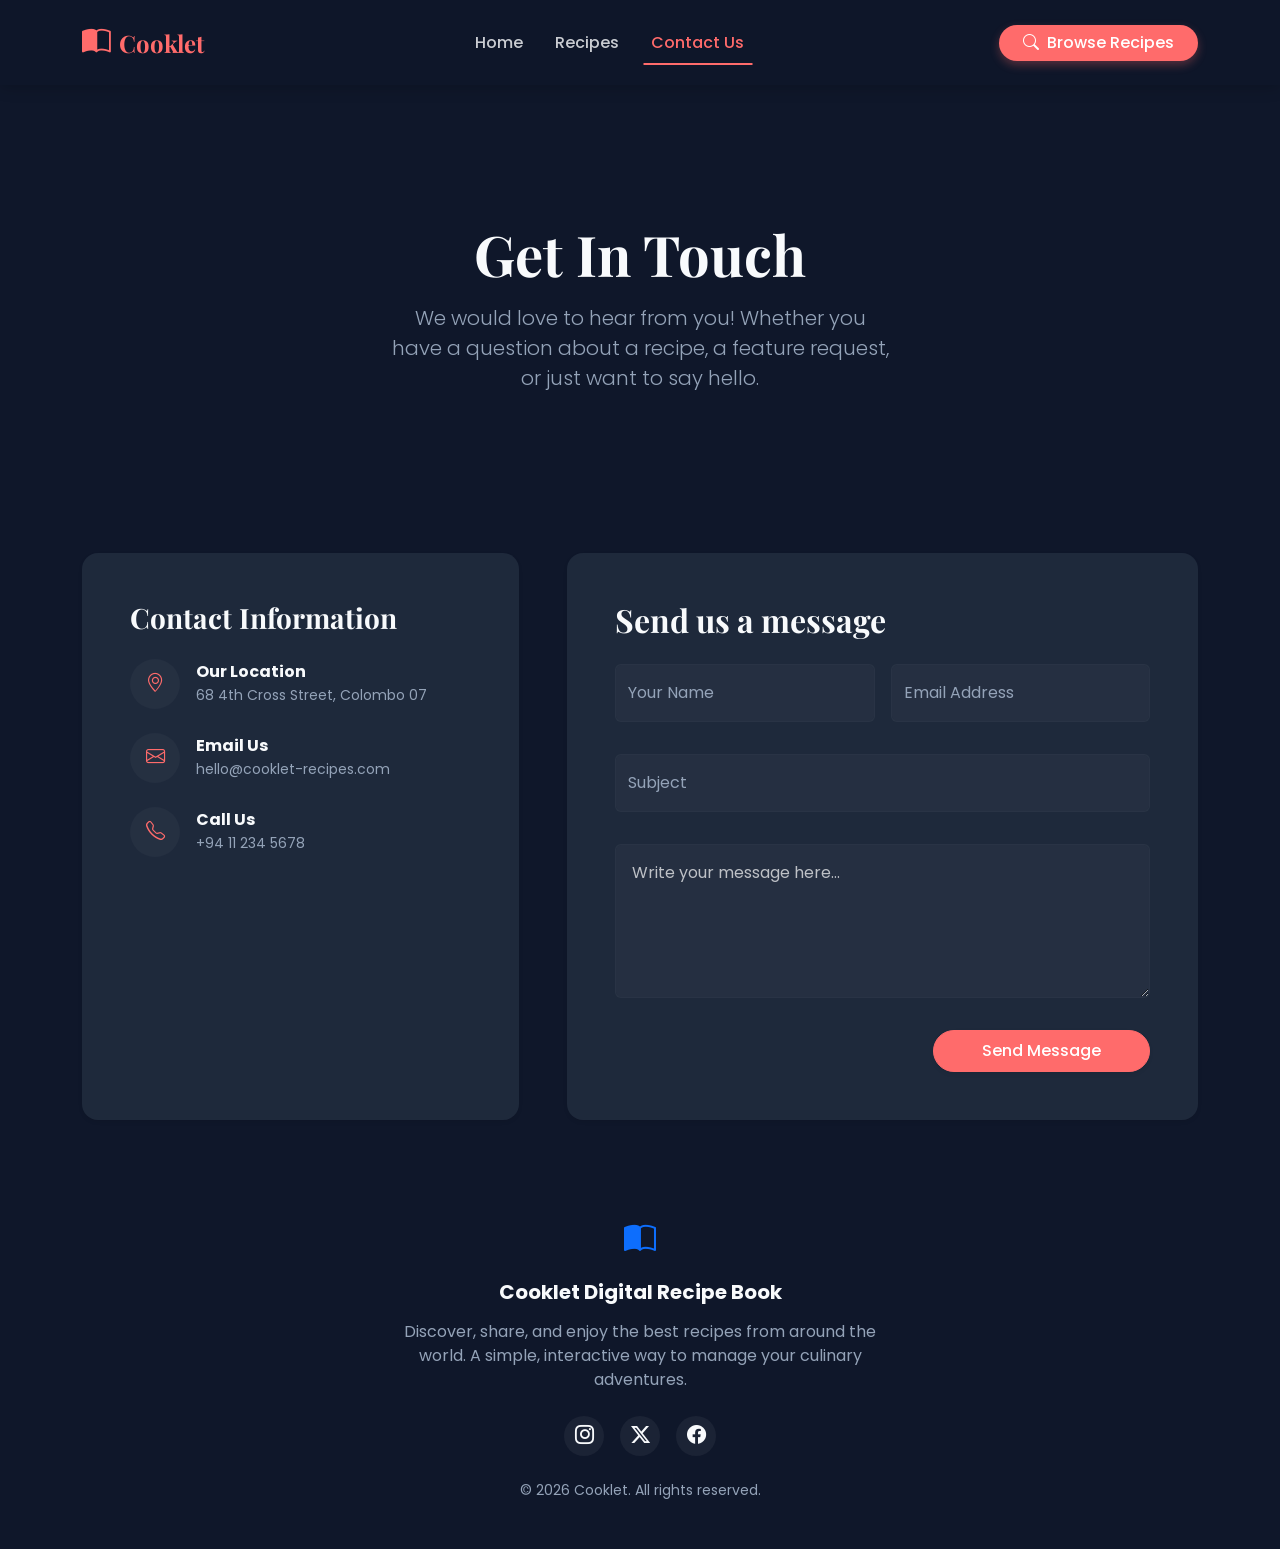
<file: contact.html>
<!DOCTYPE html>
<html lang="en">

<head>
    <meta charset="UTF-8">
    <meta name="viewport" content="width=device-width, initial-scale=1.0">
    <title>Contact Us | Cooklet</title>
    <!-- Google Fonts -->
    <link rel="preconnect" href="https://fonts.googleapis.com">
    <link rel="preconnect" href="https://fonts.gstatic.com" crossorigin>
    <link
        href="https://fonts.googleapis.com/css2?family=Poppins:wght@300;400;500;600;700&family=Playfair+Display:ital,wght@0,600;1,600&display=swap"
        rel="stylesheet">
    <!-- Bootstrap CSS -->
    <link href="https://cdn.jsdelivr.net/npm/bootstrap@5.3.0/dist/css/bootstrap.min.css" rel="stylesheet">
    <!-- Bootstrap Icons -->
    <link rel="stylesheet" href="https://cdn.jsdelivr.net/npm/bootstrap-icons@1.11.1/font/bootstrap-icons.css">
    <!-- Custom CSS -->
    <link rel="stylesheet" href="style.css">
</head>

<body class="d-flex flex-column min-vh-100">

    <!-- Navbar -->
    <nav class="navbar navbar-expand-lg fixed-top custom-navbar">
        <div class="container">
            <a class="navbar-brand d-flex align-items-center" href="index.html">
                <i class="bi bi-book-half brand-icon me-2"></i>
                <span>Cooklet</span>
            </a>
            <button class="navbar-toggler border-0" type="button" data-bs-toggle="collapse" data-bs-target="#navbarNav">
                <i class="bi bi-list text-light fs-2"></i>
            </button>
            <div class="collapse navbar-collapse" id="navbarNav">
                <ul class="navbar-nav mx-auto">
                    <li class="nav-item">
                        <a class="nav-link" href="index.html">Home</a>
                    </li>
                    <li class="nav-item">
                        <a class="nav-link" href="recipes.html">Recipes</a>
                    </li>
                    <li class="nav-item">
                        <a class="nav-link active" href="contact.html">Contact Us</a>
                    </li>
                </ul>
                <button class="btn btn-primary btn-add-recipe rounded-pill px-4"
                    onclick="window.location.href='index.html'">
                    <i class="bi bi-search me-1"></i> Browse Recipes
                </button>
            </div>
        </div>
    </nav>

    <!-- Page Header -->
    <header class="py-5 mt-5">
        <div class="container text-center py-5">
            <h1 class="display-4 fw-bold">Get In Touch</h1>
            <p class="lead text-muted max-w-500 mx-auto mt-3">We would love to hear from you! Whether you have a
                question about a recipe, a feature request, or just want to say hello.</p>
        </div>
    </header>

    <!-- Content -->
    <main class="container my-5 flex-grow-1">
        <div class="row g-5 justify-content-center">
            <div class="col-lg-5">
                <div class="card p-5 rounded-4 shadow-sm border-0 h-100" style="background-color: var(--bg-card);">
                    <h3 class="fw-bold mb-4">Contact Information</h3>
                    <div class="d-flex align-items-center mb-4">
                        <div class="icon-box rounded-circle d-flex align-items-center justify-content-center me-3"
                            style="width: 50px; height: 50px; font-size: 1.2rem; background-color: rgba(255,255,255,0.03); color: var(--primary-color);">
                            <i class="bi bi-geo-alt"></i>
                        </div>
                        <div>
                            <h6 class="fw-bold mb-1">Our Location</h6>
                            <p class="text-muted mb-0 small"> 68 4th Cross Street, Colombo 07</p>
                        </div>
                    </div>
                    <div class="d-flex align-items-center mb-4">
                        <div class="icon-box rounded-circle d-flex align-items-center justify-content-center me-3"
                            style="width: 50px; height: 50px; font-size: 1.2rem; background-color: rgba(255,255,255,0.03); color: var(--primary-color);">
                            <i class="bi bi-envelope"></i>
                        </div>
                        <div>
                            <h6 class="fw-bold mb-1">Email Us</h6>
                            <p class="text-muted mb-0 small">hello@cooklet-recipes.com</p>
                        </div>
                    </div>
                    <div class="d-flex align-items-center">
                        <div class="icon-box rounded-circle d-flex align-items-center justify-content-center me-3"
                            style="width: 50px; height: 50px; font-size: 1.2rem; background-color: rgba(255,255,255,0.03); color: var(--primary-color);">
                            <i class="bi bi-telephone"></i>
                        </div>
                        <div>
                            <h6 class="fw-bold mb-1">Call Us</h6>
                            <p class="text-muted mb-0 small">+94 11 234 5678</p>
                        </div>
                    </div>
                </div>
            </div>

            <div class="col-lg-7">
                <div class="card border-0 shadow-sm rounded-4 h-100" style="background-color: var(--bg-card);">
                    <div class="card-body p-4 p-md-5">
                        <h2 class="fw-bold mb-4">Send us a message</h2>
                        <form onsubmit="event.preventDefault(); alert('We received your message!'); this.reset();">
                            <div class="row g-3">
                                <div class="col-md-6">
                                    <div class="form-floating mb-3">
                                        <input type="text" class="form-control" id="name" placeholder="John Doe"
                                            required>
                                        <label for="name">Your Name</label>
                                    </div>
                                </div>
                                <div class="col-md-6">
                                    <div class="form-floating mb-3">
                                        <input type="email" class="form-control" id="email"
                                            placeholder="name@example.com" required>
                                        <label for="email">Email Address</label>
                                    </div>
                                </div>
                                <div class="col-12">
                                    <div class="form-floating mb-3">
                                        <input type="text" class="form-control" id="subject" placeholder="Subject"
                                            required>
                                        <label for="subject">Subject</label>
                                    </div>
                                </div>
                                <div class="col-12">
                                    <div class="mb-3">
                                        <textarea class="form-control p-3" id="message" rows="5"
                                            placeholder="Write your message here..." required></textarea>
                                    </div>
                                </div>
                                <div class="col-12 text-end">
                                    <button type="submit"
                                        class="btn btn-primary rounded-pill px-5 py-2 fw-medium shadow-sm">Send
                                        Message</button>
                                </div>
                            </div>
                        </form>
                    </div>
                </div>
            </div>
        </div>
    </main>

    <!-- Footer -->
    <footer class="footer py-5 mt-auto">
        <div class="container text-center">
            <div class="mb-3">
                <i class="bi bi-book-half fs-2 text-primary"></i>
            </div>
            <h5 class="fw-bold mb-3">Cooklet Digital Recipe Book</h5>
            <p class="text-muted mb-4 max-w-500 mx-auto">Discover, share, and enjoy the best recipes from around the
                world. A simple, interactive way to manage your culinary adventures.</p>
            <div class="d-flex justify-content-center gap-3 mb-4">
                <a href="#" class="social-icon"><i class="bi bi-instagram"></i></a>
                <a href="#" class="social-icon"><i class="bi bi-twitter-x"></i></a>
                <a href="#" class="social-icon"><i class="bi bi-facebook"></i></a>
            </div>
            <p class="text-muted small mb-0">&copy; 2026 Cooklet. All rights reserved.</p>
        </div>
    </footer>

    <!-- Bootstrap JS Bundle -->
    <script src="https://cdn.jsdelivr.net/npm/bootstrap@5.3.0/dist/js/bootstrap.bundle.min.js"></script>
</body>

</html>
</file>
<file: style.css>
:root {
    --primary-color: #ff6b6b;
    --primary-hover: #fa5252;
    --secondary-color: #334155;
    --text-dark: #f8fafc;
    --text-muted: #94a3b8;
    --bg-dark: #0f172a;
    --bg-card: #1e293b;
    --transition: all 0.3s cubic-bezier(0.25, 0.8, 0.25, 1);
}

body {
    font-family: 'Poppins', sans-serif;
    background-color: var(--bg-dark);
    color: var(--text-dark);
    scroll-behavior: smooth;
    padding-top: 76px;
    /* For fixed navbar */
}

h1,
h2,
h3,
.navbar-brand span,
.carousel-caption h2 {
    font-family: 'Playfair Display', serif;
}

/* Navbar */
.custom-navbar {
    background-color: rgba(15, 23, 42, 0.9);
    backdrop-filter: blur(10px);
    box-shadow: 0 2px 15px rgba(0, 0, 0, 0.2);
    padding: 1rem 0;
    transition: var(--transition);
}

.navbar-brand {
    font-size: 1.5rem;
    font-weight: 700;
    color: var(--primary-color) !important;
}

.brand-icon {
    font-size: 1.8rem;
    color: var(--primary-color);
}

.nav-link {
    font-weight: 500;
    color: var(--text-dark) !important;
    margin: 0 0.5rem;
    position: relative;
    transition: var(--transition);
    opacity: 0.8;
}

.nav-link:hover,
.nav-link.active {
    color: var(--primary-color) !important;
    opacity: 1;
}

.section-title {
    position: relative;
    padding-bottom: 10px;
    color: var(--text-dark);
}

.nav-link::after {
    content: '';
    position: absolute;
    bottom: -2px;
    left: 50%;
    transform: translateX(-50%);
    width: 0;
    height: 2px;
    background-color: var(--primary-color);
    transition: var(--transition);
}

.nav-link:hover::after,
.nav-link.active::after {
    width: 100%;
}

.btn-add-recipe {
    background-color: var(--primary-color);
    border: none;
    font-weight: 500;
    box-shadow: 0 4px 10px rgba(255, 107, 107, 0.3);
    transition: var(--transition);
}

.btn-add-recipe:hover {
    background-color: var(--primary-hover);
    transform: translateY(-2px);
    box-shadow: 0 6px 15px rgba(255, 107, 107, 0.4);
}

/* Hero Carousel */
.carousel-image-overlay {
    position: relative;
}

.carousel-item {
    transition: transform 1.2s cubic-bezier(0.645, 0.045, 0.355, 1) !important;
}

.carousel-image-overlay::before {
    content: '';
    position: absolute;
    top: 0;
    left: 0;
    right: 0;
    bottom: 0;
    background: linear-gradient(to right, rgba(0, 0, 0, 0.7) 0%, rgba(0, 0, 0, 0.2) 100%);
}

.carousel-caption {
    bottom: 50%;
    transform: translateY(50%);
    left: 8% !important;
    right: auto !important;
    max-width: 600px;
}

.carousel-control-prev,
.carousel-control-next {
    width: 6%;
    /* Reduced from default 15% */
}

.carousel-control-icon-custom {
    width: 2.5rem;
    height: 2.5rem;
    background-color: rgba(0, 0, 0, 0.2);
    border-radius: 50%;
    display: flex;
    align-items: center;
    justify-content: center;
    font-size: 1.2rem;
    backdrop-filter: blur(5px);
    transition: var(--transition);
}

.carousel-control-prev:hover .carousel-control-icon-custom,
.carousel-control-next:hover .carousel-control-icon-custom {
    background-color: var(--primary-color);
}

/* Category Filters */
.btn-filter {
    background-color: var(--secondary-color);
    border: 1px solid rgba(255, 255, 255, 0.05);
    color: var(--text-muted);
    border-radius: 2rem;
    padding: 0.5rem 1.25rem;
    font-weight: 500;
    transition: var(--transition);
}

.btn-filter:hover {
    border-color: var(--primary-color);
    color: var(--primary-color);
}

.btn-filter.active {
    background-color: var(--primary-color);
    color: white;
    border-color: var(--primary-color);
    box-shadow: 0 4px 10px rgba(255, 107, 107, 0.2);
}

/* Search Box */
.search-icon {
    top: 50%;
    left: 1.25rem;
    transform: translateY(-50%);
    color: var(--text-muted);
    z-index: 10;
}

.form-control::placeholder {
    color: rgba(255, 255, 255, 0.7);
}

.form-control:focus {
    box-shadow: 0 0 0 0.25rem rgba(255, 107, 107, 0.25);
    border-color: var(--primary-color);
}

/* Recipe Cards */
.recipe-card {
    border: none;
    border-radius: 1.5rem;
    overflow: hidden;
    background-color: var(--bg-card);
    transition: var(--transition);
    cursor: pointer;
    box-shadow: 0 10px 30px rgba(0, 0, 0, 0.2);
    height: 100%;
    display: flex;
    flex-direction: column;
}

.recipe-card:hover {
    transform: translateY(-8px);
    box-shadow: 0 15px 30px rgba(0, 0, 0, 0.1);
}

.recipe-img-container {
    height: 220px;
    overflow: hidden;
    position: relative;
}

.recipe-img {
    width: 100%;
    height: 100%;
    object-fit: cover;
    transition: transform 0.5s ease;
}

.recipe-card:hover .recipe-img {
    transform: scale(1.05);
}

.recipe-category-badge {
    position: absolute;
    top: 1rem;
    right: 1rem;
    background-color: rgba(255, 255, 255, 0.9);
    backdrop-filter: blur(4px);
    color: var(--primary-color);
    font-weight: 600;
    font-size: 0.75rem;
    padding: 0.4rem 1rem;
    border-radius: 2rem;
    box-shadow: 0 2px 10px rgba(0, 0, 0, 0.1);
}

.recipe-card-body {
    padding: 1.5rem;
    flex-grow: 1;
    display: flex;
    flex-direction: column;
}

.recipe-title {
    font-size: 1.25rem;
    font-weight: 700;
    margin-bottom: 1rem;
    color: var(--text-dark);
}

.recipe-meta {
    font-size: 0.85rem;
    color: var(--text-muted);
    display: flex;
    align-items: center;
    gap: 1rem;
    margin-top: auto;
    padding-top: 1rem;
    border-top: 1px solid #f0f0f0;
}

/* Modal Styling */
.custom-textarea {
    resize: none;
    background-color: var(--secondary-color);
    border: 1px solid #eaeaea;
}

.custom-textarea:focus {
    background-color: white;
}

.card,
.modal-content {
    background-color: var(--bg-card);
    color: var(--text-dark);
}

.modal-header,
.bg-light {
    background-color: rgba(255, 255, 255, 0.02) !important;
    border-color: rgba(255, 255, 255, 0.05) !important;
}

.form-control,
.form-select {
    background-color: rgba(255, 255, 255, 0.03);
    border: 1px solid rgba(255, 255, 255, 0.05);
    color: #fff;
}

.form-control:focus,
.form-select:focus {
    background-color: rgba(255, 255, 255, 0.1);
    border-color: var(--primary-color);
    color: #fff;
}

.form-floating > label {
    color: var(--text-muted);
}

.form-floating > label::after {
    background-color: transparent !important;
}

.form-select option {
    background-color: var(--bg-card);
    color: var(--text-dark);
}

.text-muted {
    color: var(--text-muted) !important;
}

.bg-light {
    background-color: var(--bg-card) !important;
}

.btn-primary {
    background-color: var(--primary-color);
    border-color: var(--primary-color);
}

.btn-primary:hover,
.btn-primary:active,
.btn-primary:focus {
    background-color: var(--primary-hover) !important;
    border-color: var(--primary-hover) !important;
}

/* Footer */
.social-icon {
    display: flex;
    align-items: center;
    justify-content: center;
    width: 40px;
    height: 40px;
    border-radius: 50%;
    background-color: rgba(255, 255, 255, 0.05);
    color: var(--text-dark);
    transition: var(--transition);
    font-size: 1.2rem;
}

.social-icon:hover {
    background-color: var(--primary-color);
    color: white;
    transform: translateY(-3px);
}

.max-w-500 {
    max-width: 500px;
}

/* Category Cards */
.category-card {
    display: block;
    transition: var(--transition);
}

.category-card:hover {
    transform: translateY(-10px);
}

.category-card-inner {
    background-color: #fff;
    border: 1px solid rgba(0, 0, 0, 0.05);
    transition: var(--transition);
}

.category-card:hover .category-card-inner {
    border-color: var(--primary-color);
    background-color: var(--primary-color);
}

.category-card:hover h5,
.category-card:hover .bi {
    color: #fff !important;
}

.icon-circle {
    width: 80px;
    height: 80px;
    background-color: rgba(255, 255, 255, 0.03);
    border-radius: 50%;
    display: flex;
    align-items: center;
    justify-content: center;
    transition: var(--transition);
}

.category-card:hover .icon-circle {
    background-color: rgba(255, 255, 255, 0.2);
}

/* Page Transitions & Spacing */
.pt-5.mt-4 {
    height: 80px;
    background-color: var(--bg-dark);
}
</file>
